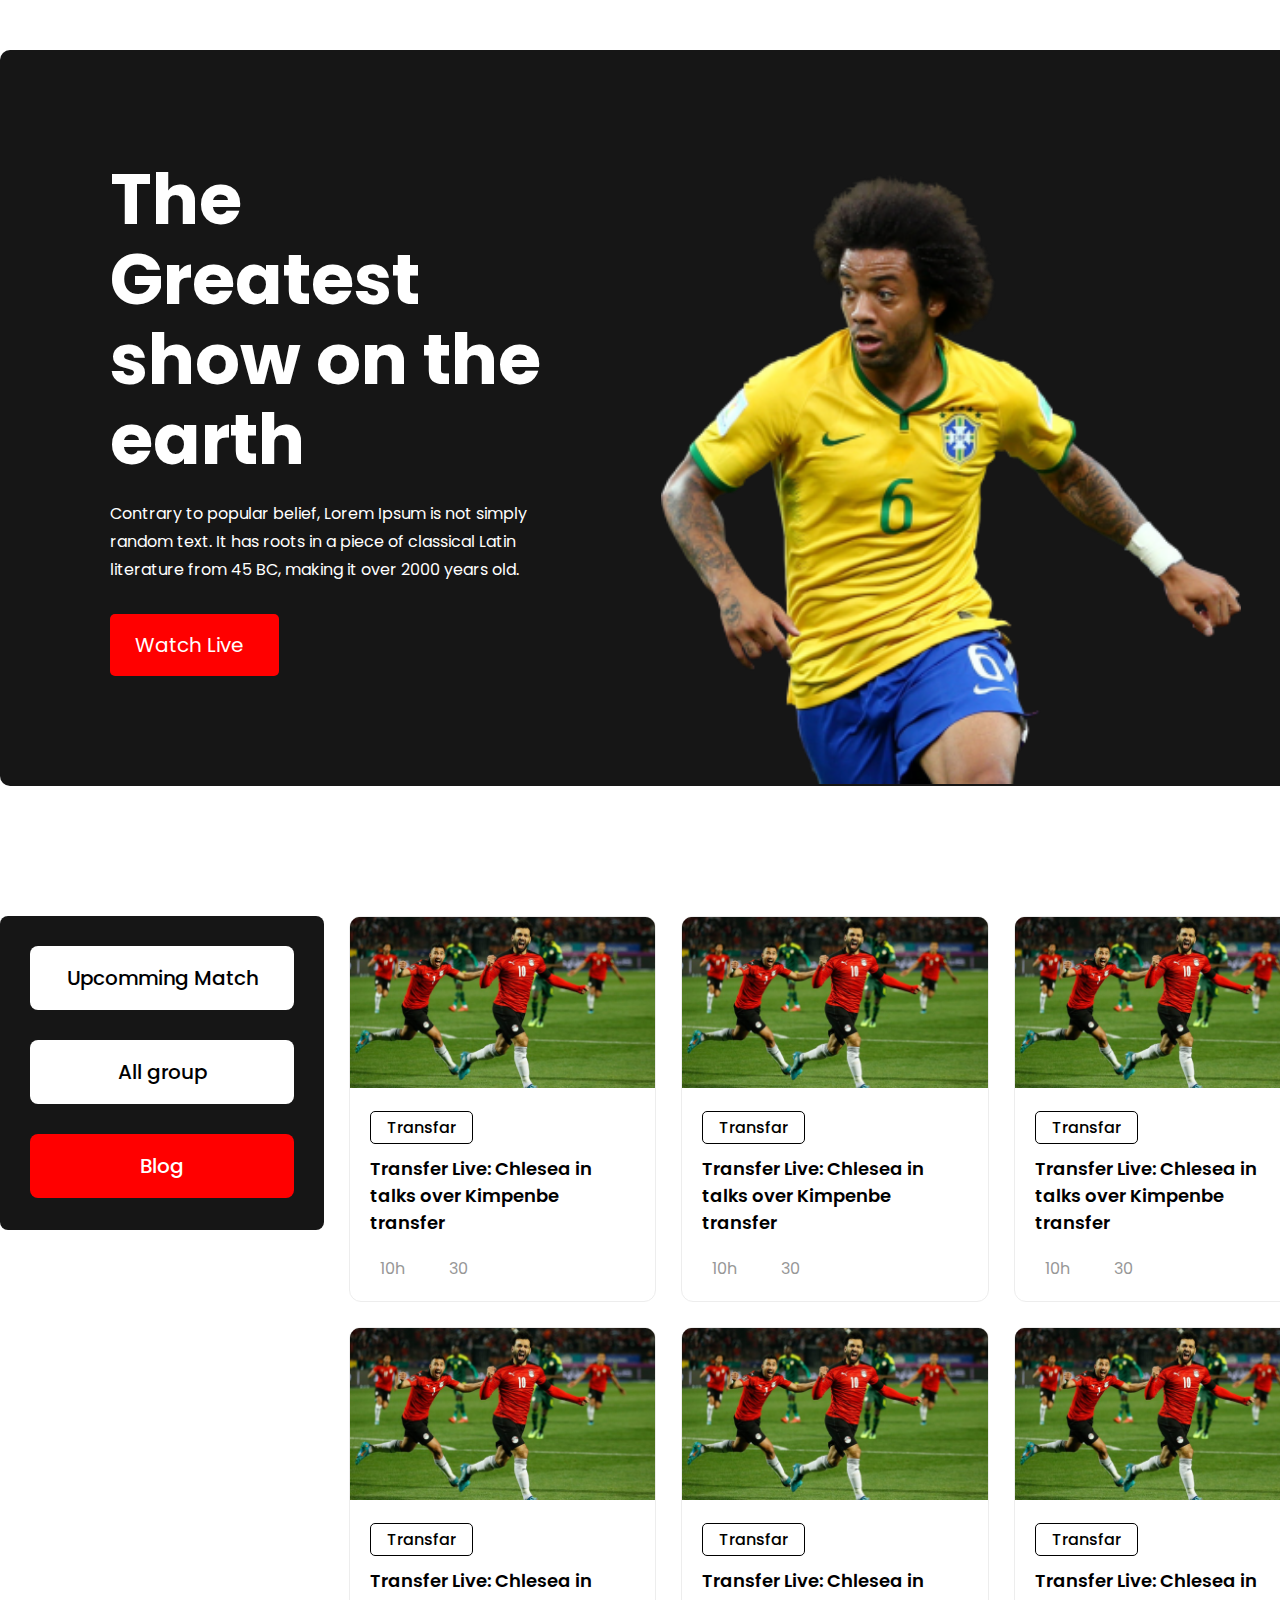
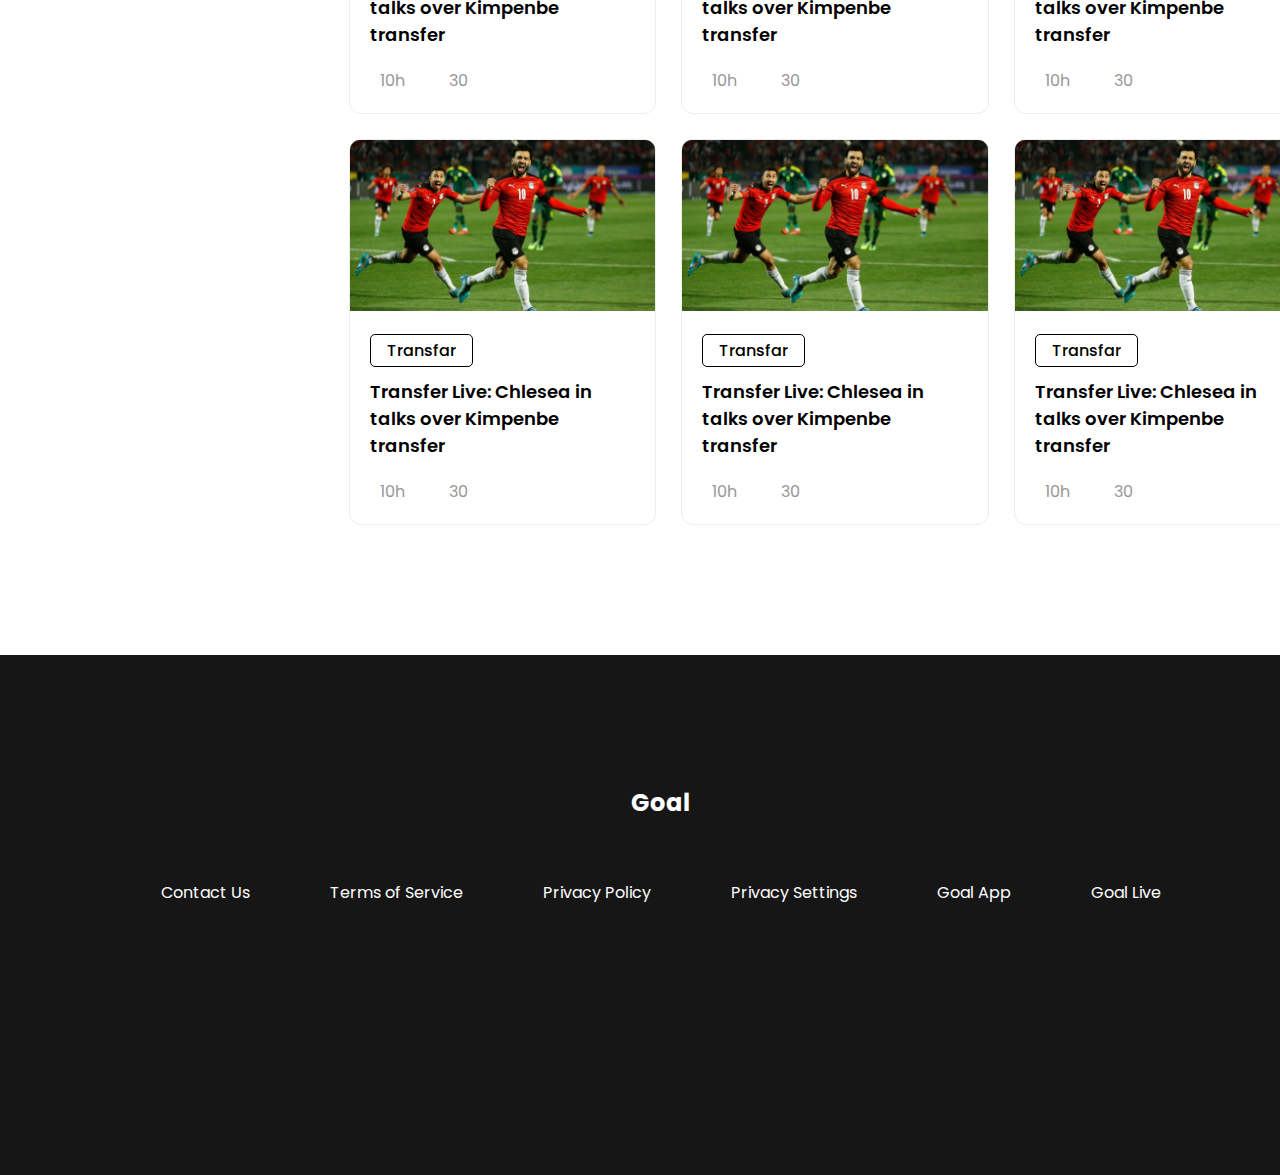
<file: index.html>
<!DOCTYPE html>
<html lang="en">
<head>
    <meta charset="UTF-8">
    <meta http-equiv="X-UA-Compatible" content="IE=edge">
    <meta name="viewport" content="width=device-width, initial-scale=1.0">
    <title>World-Cup</title>
    <!-- font awesome cdn link -->
    <link rel="stylesheet" href="https://cdnjs.cloudflare.com/ajax/libs/font-awesome/6.1.1/css/all.min.css" integrity="sha512-KfkfwYDsLkIlwQp6LFnl8zNdLGxu9YAA1QvwINks4PhcElQSvqcyVLLD9aMhXd13uQjoXtEKNosOWaZqXgel0g==" crossorigin="anonymous" referrerpolicy="no-referrer" />
    <!-- css link -->
    <link rel="stylesheet" href="style.css">
</head>
<body>
    <!-- hero section -->
    <section class="hero container">
        <div class="text_content">
            <h1>The Greatest show on the earth</h1>
            <p>Contrary to popular belief, Lorem Ipsum is not simply random text. It has roots in a piece of classical Latin literature from 45 BC, making it over 2000 years old.</p>
            <button class="btn"><a href="#">Watch Live <i class="fa-solid fa-angle-right"></i></a></button>
        </div>
        <div class="image_content">
            <img src="assets/Banner Image.png" alt="">
        </div>
    </section>
    <!-- up to date section -->
    <section class="up_to_date container">
        <div class="side_menu">
            <a href="upcomming-match.html">Upcomming Match</a>
            <a href="#">All group</a>
            <a class="active" href="#">Blog</a>
        </div>
        <div class="grid-container">
            
            <div class="grid-item news">
                <div class="thumbnail">
                    <img src="assets/Blog Image.png" alt="">
                </div>
                <div class="info">
                    <span class="catagory">Transfar</span>
                    <p>Transfer Live: Chlesea in talks over Kimpenbe transfer</p>
                    <div class="icon_group">
                        <span><i class="fa-solid fa-clock"></i> 10h</span>
                        <span><i class="fa-solid fa-comments"></i> 30</span>
                    </div>
                </div>
            </div>

            <div class="grid-item news">
                <div class="thumbnail">
                    <img src="assets/Blog Image.png" alt="">
                </div>
                <div class="info">
                    <span class="catagory">Transfar</span>
                    <p>Transfer Live: Chlesea in talks over Kimpenbe transfer</p>
                    <div class="icon_group">
                        <span><i class="fa-solid fa-clock"></i> 10h</span>
                        <span><i class="fa-solid fa-comments"></i> 30</span>
                    </div>
                </div>
            </div>

            <div class="grid-item news">
                <div class="thumbnail">
                    <img src="assets/Blog Image.png" alt="">
                </div>
                <div class="info">
                    <span class="catagory">Transfar</span>
                    <p>Transfer Live: Chlesea in talks over Kimpenbe transfer</p>
                    <div class="icon_group">
                        <span><i class="fa-solid fa-clock"></i> 10h</span>
                        <span><i class="fa-solid fa-comments"></i> 30</span>
                    </div>
                </div>
            </div>

            <div class="grid-item news">
                <div class="thumbnail">
                    <img src="assets/Blog Image.png" alt="">
                </div>
                <div class="info">
                    <span class="catagory">Transfar</span>
                    <p>Transfer Live: Chlesea in talks over Kimpenbe transfer</p>
                    <div class="icon_group">
                        <span><i class="fa-solid fa-clock"></i> 10h</span>
                        <span><i class="fa-solid fa-comments"></i> 30</span>
                    </div>
                </div>
            </div>

            <div class="grid-item news">
                <div class="thumbnail">
                    <img src="assets/Blog Image.png" alt="">
                </div>
                <div class="info">
                    <span class="catagory">Transfar</span>
                    <p>Transfer Live: Chlesea in talks over Kimpenbe transfer</p>
                    <div class="icon_group">
                        <span><i class="fa-solid fa-clock"></i> 10h</span>
                        <span><i class="fa-solid fa-comments"></i> 30</span>
                    </div>
                </div>
            </div>

            <div class="grid-item news">
                <div class="thumbnail">
                    <img src="assets/Blog Image.png" alt="">
                </div>
                <div class="info">
                    <span class="catagory">Transfar</span>
                    <p>Transfer Live: Chlesea in talks over Kimpenbe transfer</p>
                    <div class="icon_group">
                        <span><i class="fa-solid fa-clock"></i> 10h</span>
                        <span><i class="fa-solid fa-comments"></i> 30</span>
                    </div>
                </div>
            </div>

            <div class="grid-item news">
                <div class="thumbnail">
                    <img src="assets/Blog Image.png" alt="">
                </div>
                <div class="info">
                    <span class="catagory">Transfar</span>
                    <p>Transfer Live: Chlesea in talks over Kimpenbe transfer</p>
                    <div class="icon_group">
                        <span><i class="fa-solid fa-clock"></i> 10h</span>
                        <span><i class="fa-solid fa-comments"></i> 30</span>
                    </div>
                </div>
            </div>

            <div class="grid-item news">
                <div class="thumbnail">
                    <img src="assets/Blog Image.png" alt="">
                </div>
                <div class="info">
                    <span class="catagory">Transfar</span>
                    <p>Transfer Live: Chlesea in talks over Kimpenbe transfer</p>
                    <div class="icon_group">
                        <span><i class="fa-solid fa-clock"></i> 10h</span>
                        <span><i class="fa-solid fa-comments"></i> 30</span>
                    </div>
                </div>
            </div>

            <div class="grid-item news">
                <div class="thumbnail">
                    <img src="assets/Blog Image.png" alt="">
                </div>
                <div class="info">
                    <span class="catagory">Transfar</span>
                    <p>Transfer Live: Chlesea in talks over Kimpenbe transfer</p>
                    <div class="icon_group">
                        <span><i class="fa-solid fa-clock"></i> 10h</span>
                        <span><i class="fa-solid fa-comments"></i> 30</span>
                    </div>
                </div>
            </div>
        </div>
    </section>
    <div class="tablet_btn">
        <button class="btn"><a href="#">View All</a></button>
    </div>
    
    <footer>
        <div class="container">
            <h2>Goal</h2>
        <ul>
            <li><a href="#">Contact Us</a></li>
            <li><a href="#">Terms of Service</a></li>
            <li><a href="#">Privacy Policy</a></li>
            <li><a href="#">Privacy Settings</a></li>
            <li><a href="#">Goal App</a></li>
            <li><a href="#">Goal Live</a></li>
        </ul>
        <ul>
            <li><a href="#"><i class="fa-brands fa-facebook-f"></i></a></li>
            <li><a href="#"><i class="fa-brands fa-instagram"></i></a></li>
            <li><a href="#"><i class="fa-brands fa-twitter"></i></a></li>
            <li><a href="#"><i class="fa-brands fa-linkedin-in"></i></a></li>
        </ul>
        </div>
    </footer>
</body>
</html>
</file>
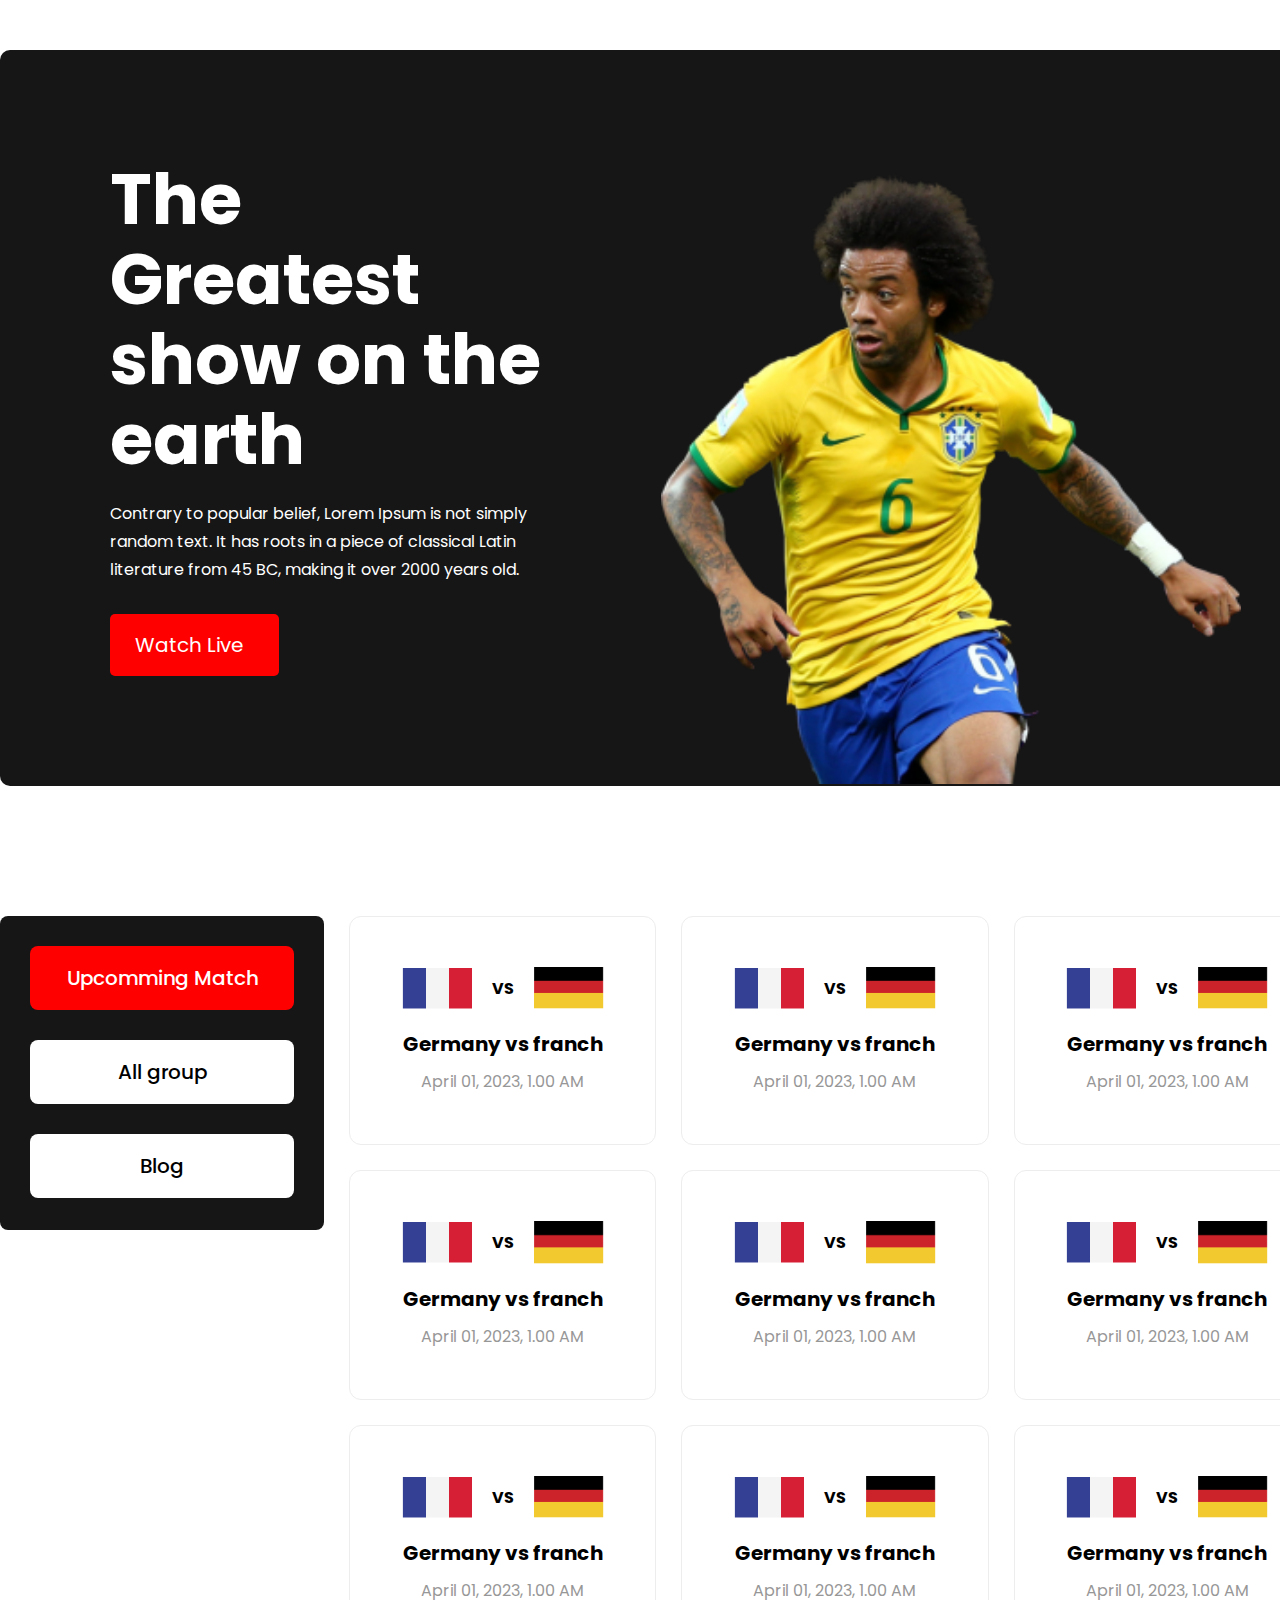
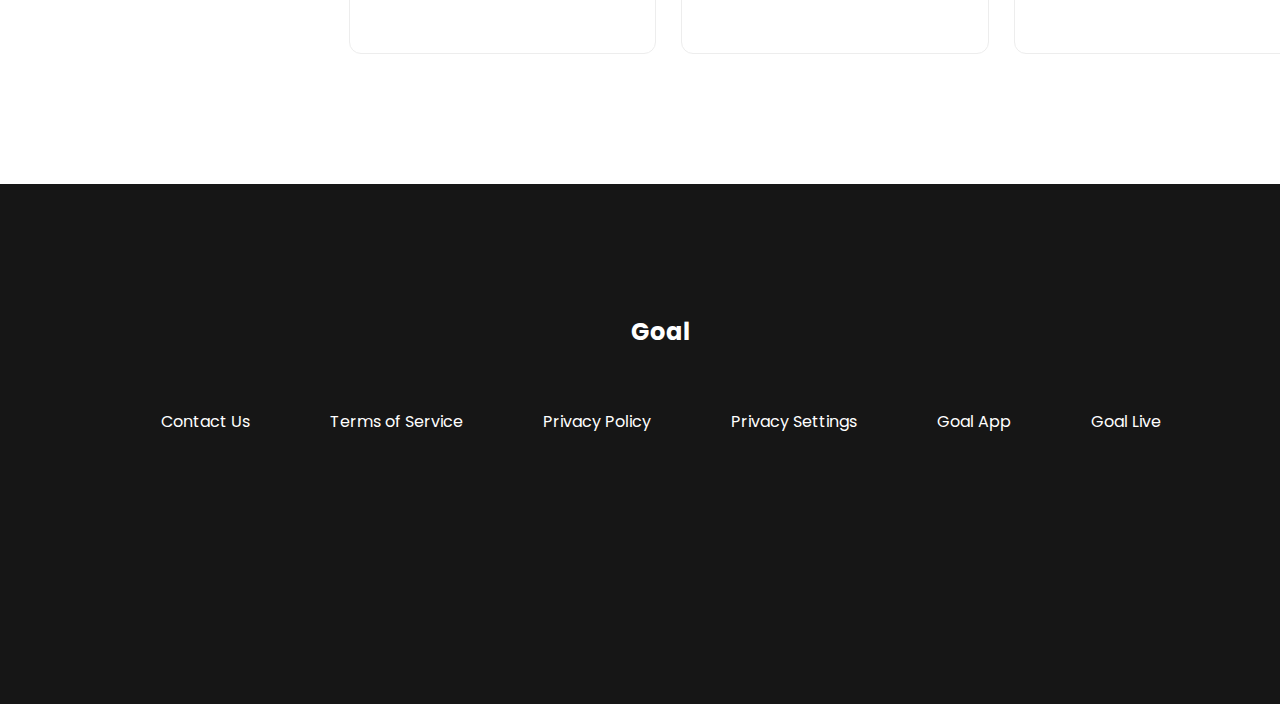
<file: upcomming-match.html>
<!DOCTYPE html>
<html lang="en">
<head>
    <meta charset="UTF-8">
    <meta http-equiv="X-UA-Compatible" content="IE=edge">
    <meta name="viewport" content="width=device-width, initial-scale=1.0">
    <title>World-Cup</title>
    <!-- font awesome cdn link -->
    <link rel="stylesheet" href="https://cdnjs.cloudflare.com/ajax/libs/font-awesome/6.1.1/css/all.min.css" integrity="sha512-KfkfwYDsLkIlwQp6LFnl8zNdLGxu9YAA1QvwINks4PhcElQSvqcyVLLD9aMhXd13uQjoXtEKNosOWaZqXgel0g==" crossorigin="anonymous" referrerpolicy="no-referrer" />
    <!-- css link -->
    <link rel="stylesheet" href="style.css">
</head>
<body>
    <!-- hero section -->
    <section class="hero container">
        <div class="text_content">
            <h1>The Greatest show on the earth</h1>
            <p>Contrary to popular belief, Lorem Ipsum is not simply random text. It has roots in a piece of classical Latin literature from 45 BC, making it over 2000 years old.</p>
            <button class="btn"><a href="#">Watch Live <i class="fa-solid fa-angle-right"></i></a></button>
        </div>
        <div class="image_content">
            <img src="assets/Banner Image.png" alt="">
        </div>
    </section>
    <!-- up to date section -->
    <section class="up_to_date container">
        <div class="side_menu">
            <a class="active" href="#">Upcomming Match</a>
            <a href="#">All group</a>
            <a href="index.html">Blog</a>
        </div>
        <div class="grid-container">
            
            <div class="grid-item match">
                <div class="thumbnail">
                    <img src="assets/Flag.png" alt="">
                    <span>VS</span>
                    <img src="assets/germany Flag.png" alt="">
                </div>
                <h2 class="title">Germany vs franch</h2>
                <p class="date">April 01, 2023, 1.00 AM</p>
            </div>
            
            <div class="grid-item match">
                <div class="thumbnail">
                    <img src="assets/Flag.png" alt="">
                    <span>VS</span>
                    <img src="assets/germany Flag.png" alt="">
                </div>
                <h2 class="title">Germany vs franch</h2>
                <p class="date">April 01, 2023, 1.00 AM</p>
            </div>
            
            <div class="grid-item match">
                <div class="thumbnail">
                    <img src="assets/Flag.png" alt="">
                    <span>VS</span>
                    <img src="assets/germany Flag.png" alt="">
                </div>
                <h2 class="title">Germany vs franch</h2>
                <p class="date">April 01, 2023, 1.00 AM</p>
            </div>
            
            <div class="grid-item match">
                <div class="thumbnail">
                    <img src="assets/Flag.png" alt="">
                    <span>VS</span>
                    <img src="assets/germany Flag.png" alt="">
                </div>
                <h2 class="title">Germany vs franch</h2>
                <p class="date">April 01, 2023, 1.00 AM</p>
            </div>
            
            <div class="grid-item match">
                <div class="thumbnail">
                    <img src="assets/Flag.png" alt="">
                    <span>VS</span>
                    <img src="assets/germany Flag.png" alt="">
                </div>
                <h2 class="title">Germany vs franch</h2>
                <p class="date">April 01, 2023, 1.00 AM</p>
            </div>
            
            <div class="grid-item match">
                <div class="thumbnail">
                    <img src="assets/Flag.png" alt="">
                    <span>VS</span>
                    <img src="assets/germany Flag.png" alt="">
                </div>
                <h2 class="title">Germany vs franch</h2>
                <p class="date">April 01, 2023, 1.00 AM</p>
            </div>
            
            <div class="grid-item match">
                <div class="thumbnail">
                    <img src="assets/Flag.png" alt="">
                    <span>VS</span>
                    <img src="assets/germany Flag.png" alt="">
                </div>
                <h2 class="title">Germany vs franch</h2>
                <p class="date">April 01, 2023, 1.00 AM</p>
            </div>
            
            <div class="grid-item match">
                <div class="thumbnail">
                    <img src="assets/Flag.png" alt="">
                    <span>VS</span>
                    <img src="assets/germany Flag.png" alt="">
                </div>
                <h2 class="title">Germany vs franch</h2>
                <p class="date">April 01, 2023, 1.00 AM</p>
            </div>
            
            <div class="grid-item match">
                <div class="thumbnail">
                    <img src="assets/Flag.png" alt="">
                    <span>VS</span>
                    <img src="assets/germany Flag.png" alt="">
                </div>
                <h2 class="title">Germany vs franch</h2>
                <p class="date">April 01, 2023, 1.00 AM</p>
            </div>

        </div>
    </section>
    <div class="tablet_btn">
        <button class="btn"><a href="#">View All</a></button>
    </div>
    <footer>
        <div class="container">
            <h2>Goal</h2>
        <ul>
            <li><a href="#">Contact Us</a></li>
            <li><a href="#">Terms of Service</a></li>
            <li><a href="#">Privacy Policy</a></li>
            <li><a href="#">Privacy Settings</a></li>
            <li><a href="#">Goal App</a></li>
            <li><a href="#">Goal Live</a></li>
        </ul>
        <ul>
            <li><a href="#"><i class="fa-brands fa-facebook-f"></i></a></li>
            <li><a href="#"><i class="fa-brands fa-instagram"></i></a></li>
            <li><a href="#"><i class="fa-brands fa-twitter"></i></a></li>
            <li><a href="#"><i class="fa-brands fa-linkedin-in"></i></a></li>
        </ul>
        </div>
    </footer>
</body>
</html>
</file>
<file: style.css>
/* google font link */
@import url("https://fonts.googleapis.com/css2?family=Poppins:wght@400;500&display=swap");
* {
    margin: 0;
    padding: 0;
    box-sizing: border-box;
    font-family: "Poppins", sans-serif;
}
:root {
    --primary-color: red;
    --bg-color: #161616;
}
/* defult utilitys */
.container {
    width: 1321px;
    margin: auto;
}
.btn {
    padding: 16px 25px;
    background-color: var(--primary-color);
    border: none;
    border-radius: 5px;
    margin-top: 30px;
}
.btn a {
    text-decoration: none;
    color: white;
    font-size: 20px;
}
.btn i {
    margin-left: 10px;
}
.tablet_btn{
    margin: -100px 0 100px 0;
    display: flex;
    justify-content: center;
    display: none;
}
.grid-container {
    display: grid;
    grid-template-columns: repeat(3, 1fr);
    gap: 25px;
}
.grid-item {
    border: 1px solid #ededed;
    border-radius: 12px;
}

/* hero section design */
.hero {
    display: flex;
    background-color: var(--bg-color);
    border-radius: 10px;
    color: white;
    margin-top: 50px !important;
    position: relative;
    align-items: flex-end;
}
.hero > div {
    width: 50%;
}
.hero .text_content {
    padding: 110px;
}
.hero .image_content {
    height: 100%;
}
.hero h1 {
    font-size: 70px;
    line-height: 80px;
}
.hero p {
    font-size: 16px;
    margin-top: 20px;
    line-height: 28px;
}
.hero img {
    width: 580px;
    margin-bottom: -5px;
}
/* up to date section design */
.up_to_date {
    padding: 130px 0;
    display: grid;
    grid-template-columns: 1fr 3fr;
    gap: 25px;
    grid-template-rows: repeat(auto-fit);
}
.side_menu {
    background-color: var(--bg-color);
    display: flex;
    flex-direction: column;
    padding: 15px;
    border-radius: 8px;
    max-height: 314px;
}
.side_menu a {
    padding: 17px;
    font-size: 20px;
    background-color: white;
    text-decoration: none;
    color: black;
    text-align: center;
    margin: 15px;
    border-radius: 8px;
    font-weight: 500;
}
.side_menu .active {
    background-color: var(--primary-color);
    color: white;
}
.news img {
    width: 100%;
}
.news .info {
    padding: 20px;
}
.news .catagory {
    font-weight: 500;
    border: 1px solid;
    padding: 4px 16px;
    border-radius: 5px;
    margin-top: 20px;
    background-color: transparent;
}
.news p {
    font-weight: 600;
    margin-top: 15px;
    font-size: 18px;
    line-height: 27px;
}
.news .icon_group {
    margin-top: 20px;
}
.news .icon_group span {
    font-size: 16px;
    color: #979797;
    margin-right: 30px;
}
.news .icon_group span i {
    margin-right: 10px;
}
/* match section design */
.match {
    padding: 50px 30px;
    display: flex;
    flex-direction: column;
    align-items: center;
}
.match .thumbnail {
    display: flex;
    align-items: center;
}
.match .thumbnail img {
    width: 70px;
}
.match .thumbnail span {
    font-weight: bold;
    font-size: 16px;
    margin: 0 20px;
}
.match .title {
    margin-top: 20px;
    font-size: 20px;
}
.match .date {
    font-size: 16px;
    margin-top: 10px;
    color: #979797;
}

/* footer design */
footer {
    background-color: var(--bg-color);
    padding: 130px 0;
    color: white;
}
footer > div{
    display: flex;
    flex-direction: column;
    align-items: center;
}
footer ul {
    margin-top: 20px;
    display: flex;
    flex-wrap: wrap;
    justify-content: center;
}
footer ul li {
    list-style: none;
}
footer ul li {
    list-style: none;
    margin: 40px;
}
footer ul li a {
    text-decoration: none;
    color: white;
    transition: 0.3s;
}
footer ul li i {
    font-size: 25px;
}
footer ul li a:hover {
    color: var(--primary-color);
}

/* responsive for laptop device */
@media only screen and (max-width: 1250px) {
    .container {
        width: 1221px;
    }
    .hero h1 {
        font-size: 50px;
        line-height: 60px;
    }
    .hero p {
        font-size: 16px;
    }

}
/* responsive for tablate device */
@media only screen and (max-width: 1024px) {
    .grid-container{
        grid-template-columns: repeat(2, 1fr);
    }
    .up_to_date {
        grid-template-columns: 1fr;
    }
    .side_menu {
        background-color: white;
        flex-direction: row;
        max-height: auto;
    }
    .side_menu a {
        border: 1px solid #ededed;
        width: 100%;
        white-space: nowrap;
    }
    .tablet_btn{
        display: flex;
    }
}
@media only screen and (max-width: 830px) {
    .container {
        width: 100%;
        margin: 0 40px;
    }
    .hero {
        flex-direction: column;
        text-align: center;
    }
    .hero > div{
        width: 100%;
    }
    .hero h1 {
        font-size: 40px;
        line-height: 60px;
    }
    .hero p {
        font-size: 14px;
    }
}
/* responsive for mobile device */
@media only screen and (max-width: 750px) {
    .container {
        margin: 0 10px;
    }
    .grid-container{
        grid-template-columns: repeat(1, 1fr);
    }
    .hero img {
        width: 100%;
    }
    .side_menu {
        flex-direction: column;
    }
    footer ul{
        flex-direction: column;
    }
}
</file>
